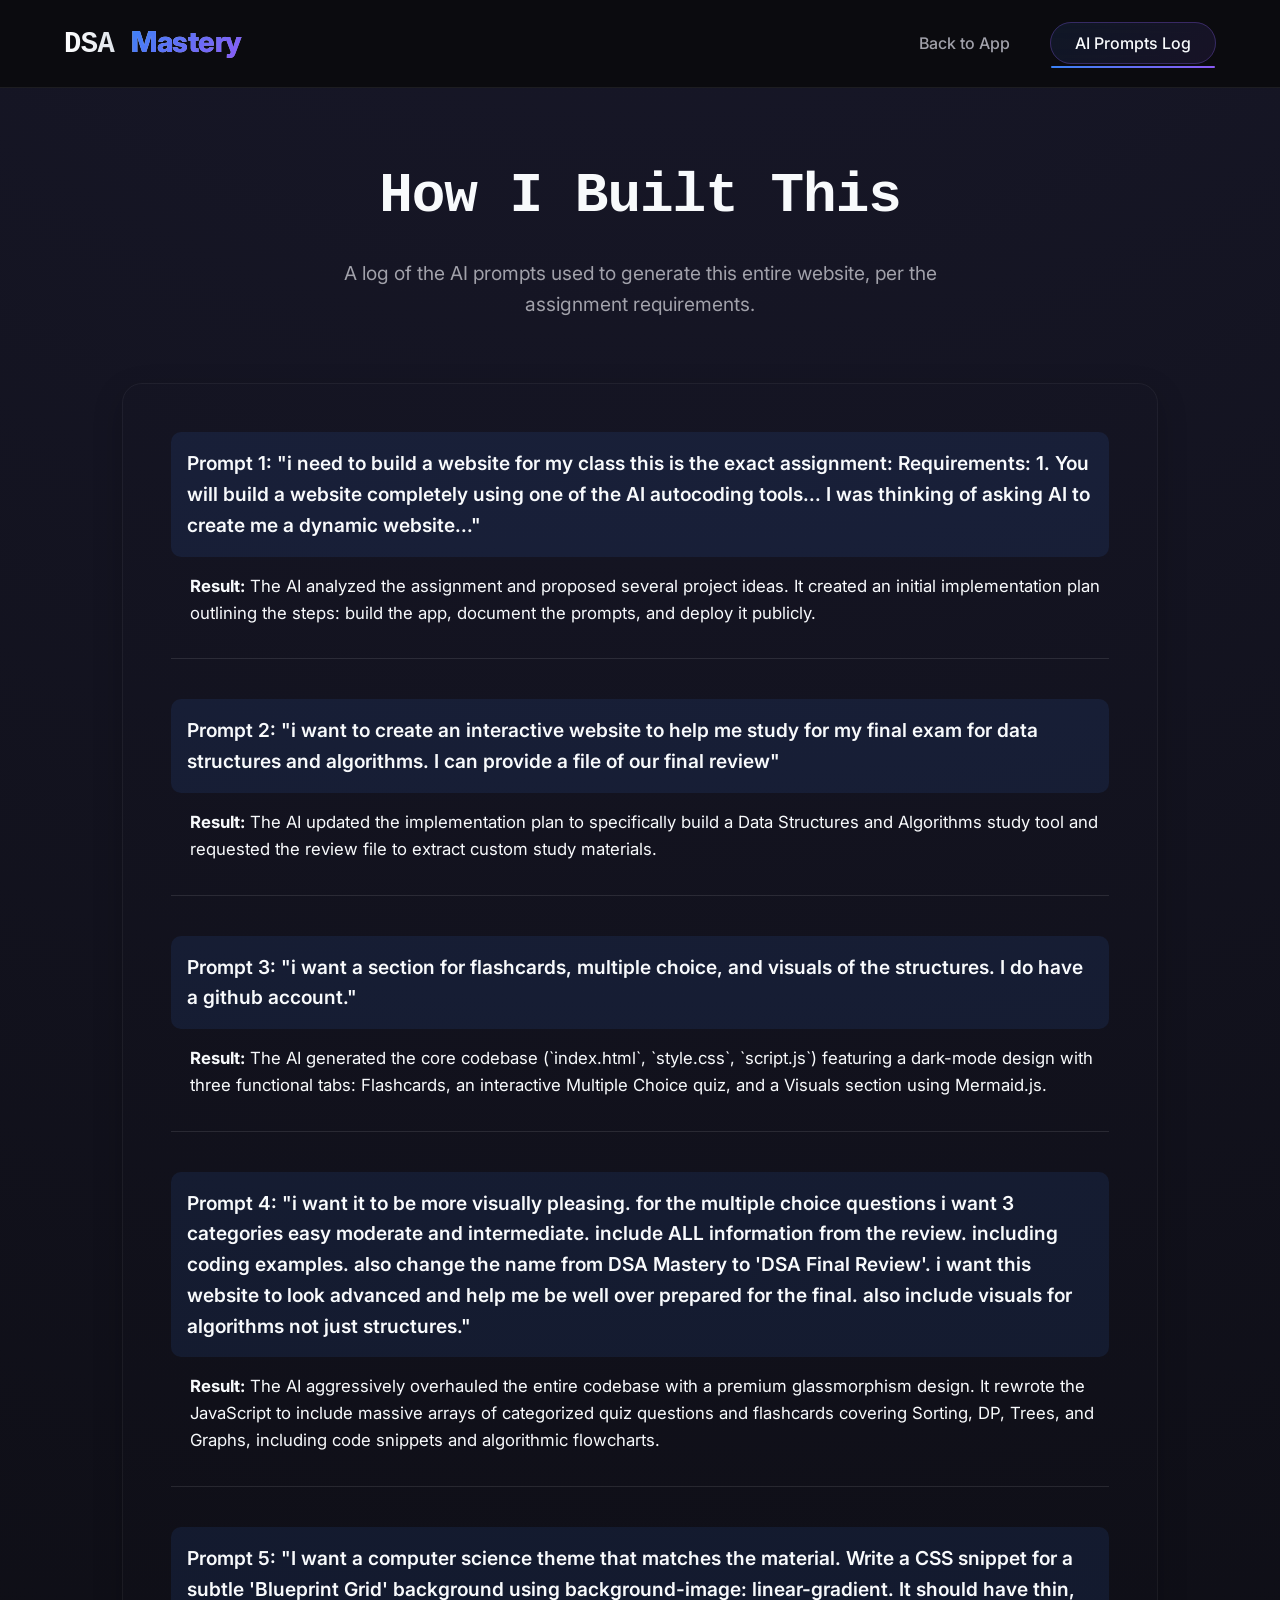
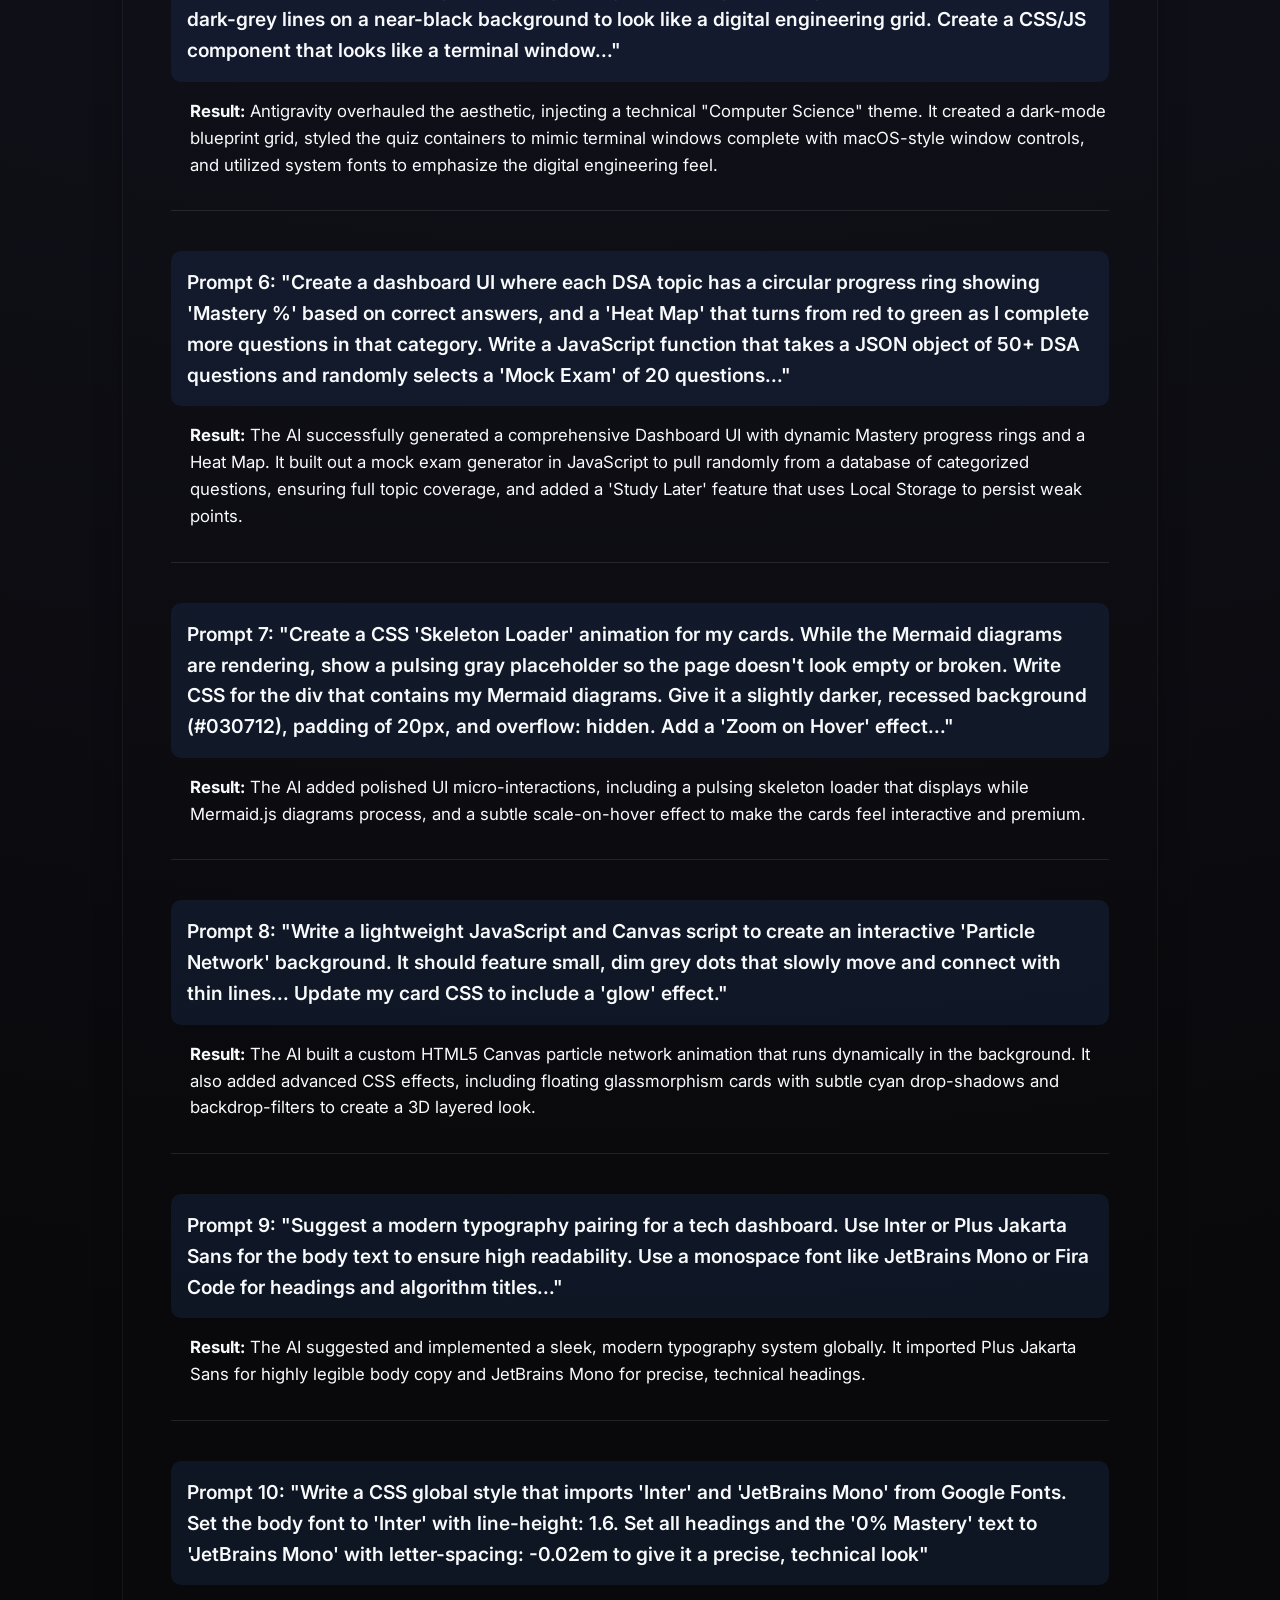
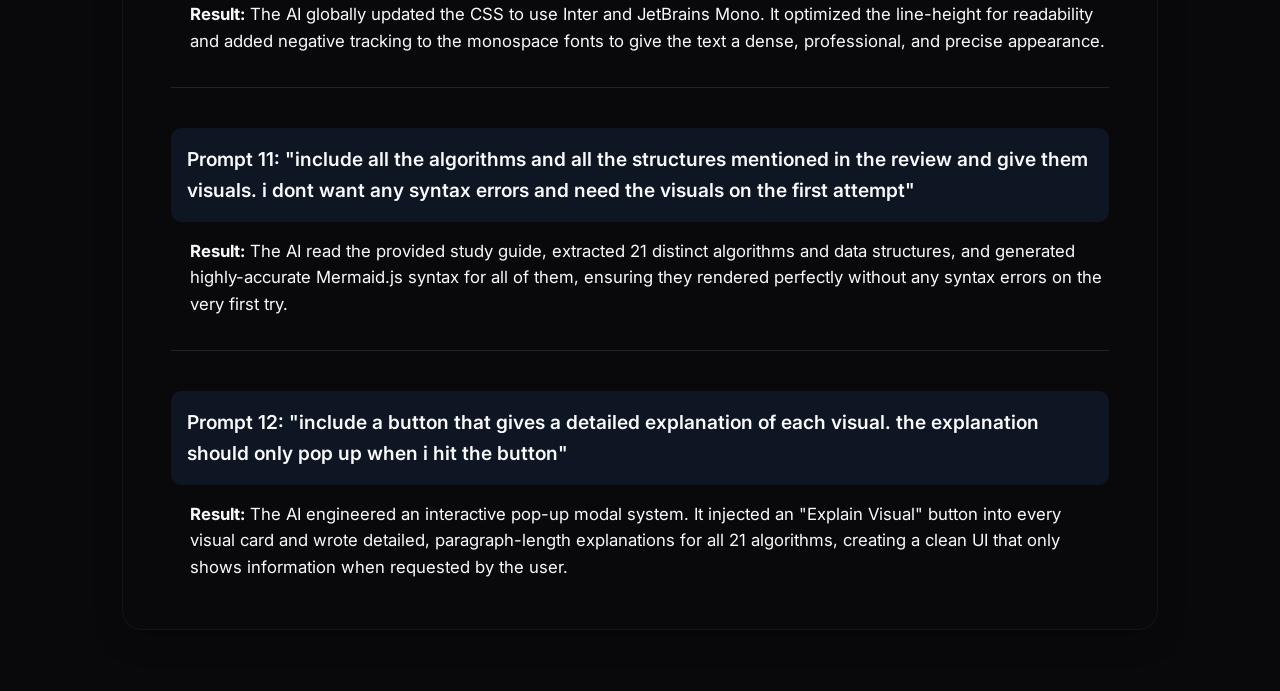
<file: prompts.html>
<!DOCTYPE html>
<html lang="en">
<head>
    <meta charset="UTF-8">
    <meta name="viewport" content="width=device-width, initial-scale=1.0">
    <title>AI Prompts Log - DSA Mastery</title>
    <link rel="stylesheet" href="style.css">
    <link href="https://fonts.googleapis.com/css2?family=Inter:wght@300;400;600;800&display=swap" rel="stylesheet">
    <style>
        .prompts-container {
            background: var(--surface-color);
            padding: 3rem;
            border-radius: 20px;
            border: 1px solid rgba(255, 255, 255, 0.05);
            box-shadow: 0 10px 30px rgba(0, 0, 0, 0.2);
            margin-bottom: 2rem;
        }
        .prompt-item {
            margin-bottom: 2.5rem;
            padding-bottom: 2rem;
            border-bottom: 1px solid rgba(255, 255, 255, 0.1);
        }
        .prompt-item:last-child {
            border-bottom: none;
            margin-bottom: 0;
            padding-bottom: 0;
        }
        .prompt-text {
            font-size: 1.2rem;
            font-weight: 600;
            color: var(--primary-color);
            background: rgba(59, 130, 246, 0.1);
            padding: 1rem;
            border-radius: 10px;
            border-left: 4px solid var(--primary-color);
            margin-bottom: 1rem;
        }
        .prompt-result {
            font-size: 1.05rem;
            line-height: 1.6;
            color: var(--text-main);
            padding-left: 1.2rem;
        }
    </style>
</head>
<body>
    <nav class="navbar">
        <div class="logo">DSA <span>Mastery</span></div>
        <ul class="nav-links">
            <li><a href="index.html">Back to App</a></li>
            <li><a href="prompts.html" class="active prompts-btn">AI Prompts Log</a></li>
        </ul>
    </nav>

    <main class="container">
        <div class="header-text">
            <h1>How I Built This</h1>
            <p>A log of the AI prompts used to generate this entire website, per the assignment requirements.</p>
        </div>

        <div class="prompts-container">

            <div class="prompt-item">
                <div class="prompt-text">
                    Prompt 1: "i need to build a website for my class this is the exact assignment: Requirements: 1. You will build a website completely using one of the AI autocoding tools... I was thinking of asking AI to create me a dynamic website..."
                </div>
                <div class="prompt-result">
                    <strong>Result:</strong> The AI analyzed the assignment and proposed several project ideas. It created an initial implementation plan outlining the steps: build the app, document the prompts, and deploy it publicly.
                </div>
            </div>

            <div class="prompt-item">
                <div class="prompt-text">
                    Prompt 2: "i want to create an interactive website to help me study for my final exam for data structures and algorithms. I can provide a file of our final review"
                </div>
                <div class="prompt-result">
                    <strong>Result:</strong> The AI updated the implementation plan to specifically build a Data Structures and Algorithms study tool and requested the review file to extract custom study materials.
                </div>
            </div>

            <div class="prompt-item">
                <div class="prompt-text">
                    Prompt 3: "i want a section for flashcards, multiple choice, and visuals of the structures. I do have a github account."
                </div>
                <div class="prompt-result">
                    <strong>Result:</strong> The AI generated the core codebase (`index.html`, `style.css`, `script.js`) featuring a dark-mode design with three functional tabs: Flashcards, an interactive Multiple Choice quiz, and a Visuals section using Mermaid.js.
                </div>
            </div>

            <div class="prompt-item">
                <div class="prompt-text">
                    Prompt 4: "i want it to be more visually pleasing. for the multiple choice questions i want 3 categories easy moderate and intermediate. include ALL information from the review. including coding examples. also change the name from DSA Mastery to 'DSA Final Review'. i want this website to look advanced and help me be well over prepared for the final. also include visuals for algorithms not just structures."
                </div>
                <div class="prompt-result">
                    <strong>Result:</strong> The AI aggressively overhauled the entire codebase with a premium glassmorphism design. It rewrote the JavaScript to include massive arrays of categorized quiz questions and flashcards covering Sorting, DP, Trees, and Graphs, including code snippets and algorithmic flowcharts.
                </div>
            </div>
            
            <div class="prompt-item">
                <div class="prompt-text">
                    Prompt 5: "I want a computer science theme that matches the material. Write a CSS snippet for a subtle 'Blueprint Grid' background using background-image: linear-gradient. It should have thin, dark-grey lines on a near-black background to look like a digital engineering grid. Create a CSS/JS component that looks like a terminal window..."
                </div>
                <div class="prompt-result">
                    <strong>Result:</strong> Antigravity overhauled the aesthetic, injecting a technical "Computer Science" theme. It created a dark-mode blueprint grid, styled the quiz containers to mimic terminal windows complete with macOS-style window controls, and utilized system fonts to emphasize the digital engineering feel.
                </div>
            </div>

            <div class="prompt-item">
                <div class="prompt-text">
                    Prompt 6: "Create a dashboard UI where each DSA topic has a circular progress ring showing 'Mastery %' based on correct answers, and a 'Heat Map' that turns from red to green as I complete more questions in that category. Write a JavaScript function that takes a JSON object of 50+ DSA questions and randomly selects a 'Mock Exam' of 20 questions..."
                </div>
                <div class="prompt-result">
                    <strong>Result:</strong> The AI successfully generated a comprehensive Dashboard UI with dynamic Mastery progress rings and a Heat Map. It built out a mock exam generator in JavaScript to pull randomly from a database of categorized questions, ensuring full topic coverage, and added a 'Study Later' feature that uses Local Storage to persist weak points.
                </div>
            </div>

            <div class="prompt-item">
                <div class="prompt-text">
                    Prompt 7: "Create a CSS 'Skeleton Loader' animation for my cards. While the Mermaid diagrams are rendering, show a pulsing gray placeholder so the page doesn't look empty or broken. Write CSS for the div that contains my Mermaid diagrams. Give it a slightly darker, recessed background (#030712), padding of 20px, and overflow: hidden. Add a 'Zoom on Hover' effect..."
                </div>
                <div class="prompt-result">
                    <strong>Result:</strong> The AI added polished UI micro-interactions, including a pulsing skeleton loader that displays while Mermaid.js diagrams process, and a subtle scale-on-hover effect to make the cards feel interactive and premium.
                </div>
            </div>

            <div class="prompt-item">
                <div class="prompt-text">
                    Prompt 8: "Write a lightweight JavaScript and Canvas script to create an interactive 'Particle Network' background. It should feature small, dim grey dots that slowly move and connect with thin lines... Update my card CSS to include a 'glow' effect."
                </div>
                <div class="prompt-result">
                    <strong>Result:</strong> The AI built a custom HTML5 Canvas particle network animation that runs dynamically in the background. It also added advanced CSS effects, including floating glassmorphism cards with subtle cyan drop-shadows and backdrop-filters to create a 3D layered look.
                </div>
            </div>

            <div class="prompt-item">
                <div class="prompt-text">
                    Prompt 9: "Suggest a modern typography pairing for a tech dashboard. Use Inter or Plus Jakarta Sans for the body text to ensure high readability. Use a monospace font like JetBrains Mono or Fira Code for headings and algorithm titles..."
                </div>
                <div class="prompt-result">
                    <strong>Result:</strong> The AI suggested and implemented a sleek, modern typography system globally. It imported <code>Plus Jakarta Sans</code> for highly legible body copy and <code>JetBrains Mono</code> for precise, technical headings.
                </div>
            </div>

            <div class="prompt-item">
                <div class="prompt-text">
                    Prompt 10: "Write a CSS global style that imports 'Inter' and 'JetBrains Mono' from Google Fonts. Set the body font to 'Inter' with line-height: 1.6. Set all headings and the '0% Mastery' text to 'JetBrains Mono' with letter-spacing: -0.02em to give it a precise, technical look"
                </div>
                <div class="prompt-result">
                    <strong>Result:</strong> The AI globally updated the CSS to use <code>Inter</code> and <code>JetBrains Mono</code>. It optimized the line-height for readability and added negative tracking to the monospace fonts to give the text a dense, professional, and precise appearance.
                </div>
            </div>

            <div class="prompt-item">
                <div class="prompt-text">
                    Prompt 11: "include all the algorithms and all the structures mentioned in the review and give them visuals. i dont want any syntax errors and need the visuals on the first attempt"
                </div>
                <div class="prompt-result">
                    <strong>Result:</strong> The AI read the provided study guide, extracted 21 distinct algorithms and data structures, and generated highly-accurate Mermaid.js syntax for all of them, ensuring they rendered perfectly without any syntax errors on the very first try.
                </div>
            </div>

            <div class="prompt-item">
                <div class="prompt-text">
                    Prompt 12: "include a button that gives a detailed explanation of each visual. the explanation should only pop up when i hit the button"
                </div>
                <div class="prompt-result">
                    <strong>Result:</strong> The AI engineered an interactive pop-up modal system. It injected an "Explain Visual" button into every visual card and wrote detailed, paragraph-length explanations for all 21 algorithms, creating a clean UI that only shows information when requested by the user.
                </div>
            </div>

        </div>
    </main>
</body>
</html>
</file>
<file: style.css>
:root {
    --bg-dark: #09090b;
    --bg-gradient: radial-gradient(circle at 50% -20%, #1a1a2e, #09090b 80%);
    --surface: rgba(24, 24, 27, 0.6);
    --surface-hover: rgba(39, 39, 42, 0.8);
    --primary: #3b82f6;
    --primary-glow: rgba(59, 130, 246, 0.5);
    --accent: #8b5cf6;
    --accent-glow: rgba(139, 92, 246, 0.5);
    --success: #10b981;
    --danger: #ef4444;
    --text-primary: #f8fafc;
    --text-secondary: #a1a1aa;
    --border: rgba(255, 255, 255, 0.08);
    --font-body: 'Inter', system-ui, sans-serif;
    --font-mono: 'JetBrains Mono', monospace;
}

* {
    margin: 0;
    padding: 0;
    box-sizing: border-box;
    font-family: var(--font-body);
}

h1, h2, h3, h4, h5, h6, .logo, #mastery-text {
    font-family: var(--font-mono);
    letter-spacing: -0.02em;
}

body {
    background: var(--bg-dark);
    background-image: var(--bg-gradient);
    color: var(--text-primary);
    min-height: 100vh;
    overflow-x: hidden;
    line-height: 1.6;
}

/* Glassmorphism Utilities */
.glass {
    background: var(--surface);
    backdrop-filter: blur(16px);
    -webkit-backdrop-filter: blur(16px);
    border: 1px solid var(--border);
    box-shadow: 0 4px 30px rgba(0, 0, 0, 0.1);
}

/* Navbar */
.navbar {
    display: flex;
    justify-content: space-between;
    align-items: center;
    padding: 1.2rem 5%;
    position: sticky;
    top: 0;
    z-index: 100;
    border-bottom: 1px solid var(--border);
    background: rgba(9, 9, 11, 0.8);
    backdrop-filter: blur(20px);
}

.logo {
    font-size: 1.8rem;
    font-weight: 800;
    letter-spacing: -0.5px;
    background: linear-gradient(to right, #fff, #94a3b8);
    -webkit-background-clip: text;
    -webkit-text-fill-color: transparent;
}

.logo span {
    background: linear-gradient(135deg, var(--primary), var(--accent));
    -webkit-background-clip: text;
    -webkit-text-fill-color: transparent;
}

.nav-links {
    list-style: none;
    display: flex;
    gap: 2.5rem;
    align-items: center;
}

.nav-links a {
    text-decoration: none;
    color: var(--text-secondary);
    font-weight: 500;
    transition: all 0.3s ease;
    position: relative;
}

.nav-links a:hover, .nav-links a.active {
    color: var(--text-primary);
}

.nav-links a.active::after {
    content: '';
    position: absolute;
    bottom: -5px;
    left: 0;
    width: 100%;
    height: 2px;
    background: linear-gradient(90deg, var(--primary), var(--accent));
    border-radius: 2px;
}

.prompts-btn {
    background: linear-gradient(135deg, rgba(59, 130, 246, 0.1), rgba(139, 92, 246, 0.1));
    border: 1px solid rgba(139, 92, 246, 0.3) !important;
    padding: 0.6rem 1.5rem;
    border-radius: 99px;
    color: var(--text-primary) !important;
}

.prompts-btn:hover {
    background: linear-gradient(135deg, var(--primary), var(--accent));
    box-shadow: 0 0 20px var(--accent-glow);
}

/* Main Container */
.container {
    max-width: 1100px;
    margin: 4rem auto;
    padding: 0 2rem;
}

.header-text {
    text-align: center;
    margin-bottom: 4rem;
    animation: fadeInDown 0.8s cubic-bezier(0.16, 1, 0.3, 1);
}

.header-text h1 {
    font-size: 3.5rem;
    font-weight: 800;
    margin-bottom: 1rem;
    letter-spacing: -1px;
}

.header-text p {
    color: var(--text-secondary);
    font-size: 1.2rem;
    max-width: 600px;
    margin: 0 auto;
}

/* Sections */
.content-section {
    display: none;
    animation: fadeIn 0.6s ease forwards;
}

.content-section.active-section {
    display: block;
}

/* Flashcards */
.flashcard-container {
    perspective: 1500px;
    margin-bottom: 3rem;
}

.flashcard {
    background-color: transparent;
    width: 100%;
    height: 400px;
    cursor: pointer;
}

.flashcard-inner {
    position: relative;
    width: 100%;
    height: 100%;
    text-align: center;
    transition: transform 0.6s cubic-bezier(0.4, 0, 0.2, 1);
    transform-style: preserve-3d;
}

.flashcard.is-flipped .flashcard-inner {
    transform: rotateY(180deg);
}

.flashcard-front, .flashcard-back {
    position: absolute;
    width: 100%;
    height: 100%;
    -webkit-backface-visibility: hidden;
    backface-visibility: hidden;
    display: flex;
    flex-direction: column;
    align-items: center;
    justify-content: center;
    padding: 3rem;
    border-radius: 24px;
    background: var(--surface);
    border: 1px solid var(--border);
    box-shadow: 0 25px 50px -12px rgba(0, 0, 0, 0.5);
}

.flashcard-front::before {
    content: '';
    position: absolute;
    top: 0; left: 0; right: 0; height: 2px;
    background: linear-gradient(90deg, transparent, var(--primary), transparent);
    opacity: 0.5;
}

.flashcard-back {
    transform: rotateY(180deg);
    background: linear-gradient(160deg, rgba(24,24,27,0.9), rgba(9,9,11,0.95));
}

.flashcard-back::before {
    content: '';
    position: absolute;
    top: 0; left: 0; right: 0; height: 2px;
    background: linear-gradient(90deg, transparent, var(--accent), transparent);
    opacity: 0.5;
}

.flashcard h2 {
    font-size: 2.2rem;
    font-weight: 700;
    background: linear-gradient(to right, #60a5fa, #a78bfa);
    -webkit-background-clip: text;
    -webkit-text-fill-color: transparent;
    margin-bottom: 1rem;
}

.flashcard p {
    font-size: 1.3rem;
    color: var(--text-primary);
}

.flashcard pre {
    background: rgba(0,0,0,0.3);
    padding: 1rem;
    border-radius: 8px;
    margin-top: 1.5rem;
    font-family: monospace;
    font-size: 1rem;
    color: #e2e8f0;
    text-align: left;
    width: 100%;
    overflow-x: auto;
    border: 1px solid rgba(255,255,255,0.05);
}

.controls {
    display: flex;
    justify-content: center;
    align-items: center;
    gap: 2.5rem;
}

/* Quiz Section */
.difficulty-selector {
    display: flex;
    justify-content: center;
    gap: 1.5rem;
    margin-bottom: 3rem;
}

.diff-btn {
    padding: 0.8rem 2rem;
    border-radius: 12px;
    border: 1px solid var(--border);
    background: var(--surface);
    color: var(--text-secondary);
    font-weight: 600;
    cursor: pointer;
    transition: all 0.3s ease;
}

.diff-btn:hover {
    background: var(--surface-hover);
    color: var(--text-primary);
}

.diff-btn.active.easy { border-color: var(--success); color: var(--success); background: rgba(16, 185, 129, 0.1); box-shadow: 0 0 15px rgba(16, 185, 129, 0.2); }
.diff-btn.active.moderate { border-color: var(--primary); color: var(--primary); background: rgba(59, 130, 246, 0.1); box-shadow: 0 0 15px rgba(59, 130, 246, 0.2); }
.diff-btn.active.advanced { border-color: var(--accent); color: var(--accent); background: rgba(139, 92, 246, 0.1); box-shadow: 0 0 15px rgba(139, 92, 246, 0.2); }

.quiz-container {
    padding: 3rem;
    border-radius: 24px;
}

.quiz-question {
    font-size: 1.6rem;
    font-weight: 600;
    margin-bottom: 2.5rem;
    line-height: 1.4;
}

.quiz-question pre {
    background: rgba(0,0,0,0.4);
    padding: 1.5rem;
    border-radius: 12px;
    margin-top: 1.5rem;
    font-family: monospace;
    font-size: 1.1rem;
    border: 1px solid var(--border);
}

.quiz-options {
    display: flex;
    flex-direction: column;
    gap: 1rem;
}

.quiz-option {
    background: var(--surface);
    border: 1px solid var(--border);
    padding: 1.2rem 1.5rem;
    border-radius: 12px;
    cursor: pointer;
    transition: all 0.2s cubic-bezier(0.4, 0, 0.2, 1);
    font-size: 1.15rem;
    display: flex;
    align-items: center;
}

.quiz-option:hover {
    background: var(--surface-hover);
    border-color: rgba(255,255,255,0.2);
    transform: translateX(8px);
}

.quiz-option.correct {
    background: rgba(16, 185, 129, 0.15);
    border-color: var(--success);
    color: #34d399;
}

.quiz-option.wrong {
    background: rgba(239, 68, 68, 0.15);
    border-color: var(--danger);
    color: #f87171;
}

.quiz-feedback {
    margin-top: 2rem;
    font-weight: 700;
    font-size: 1.3rem;
    min-height: 2rem;
    text-align: center;
}

.quiz-score {
    text-align: center;
    margin-top: 2rem;
    font-size: 1.3rem;
    font-weight: 600;
    color: var(--text-secondary);
}

/* Visuals Section */
.visuals-grid {
    display: grid;
    grid-template-columns: repeat(auto-fit, minmax(450px, 1fr));
    gap: 2.5rem;
}

.visual-card {
    padding: 2.5rem;
    border-radius: 24px;
    text-align: center;
    transition: transform 0.3s ease;
}

.visual-card:hover {
    transform: translateY(-5px);
    border-color: rgba(255,255,255,0.15);
}

.visual-card h3 {
    font-size: 1.5rem;
    margin-bottom: 1rem;
    color: var(--text-primary);
}

.visual-card p {
    color: var(--text-secondary);
    margin-bottom: 2rem;
    font-size: 0.95rem;
}

.mermaid {
    background-color: #030712;
    padding: 20px;
    border-radius: 12px;
    border: 1px solid var(--border);
    overflow: hidden;
    transition: transform 0.3s ease;
}

.mermaid:hover {
    transform: scale(1.05);
}

.mermaid:not([data-processed="true"]) {
    color: transparent;
    min-height: 200px;
    animation: skeleton-pulse 1.5s infinite ease-in-out;
}

@keyframes skeleton-pulse {
    0% { background-color: rgba(255, 255, 255, 0.05); }
    50% { background-color: rgba(255, 255, 255, 0.15); }
    100% { background-color: rgba(255, 255, 255, 0.05); }
}

/* Buttons */
.btn {
    padding: 0.8rem 2rem;
    border-radius: 12px;
    border: none;
    font-weight: 600;
    font-size: 1.1rem;
    cursor: pointer;
    transition: all 0.3s cubic-bezier(0.4, 0, 0.2, 1);
}

.btn.primary {
    background: linear-gradient(135deg, var(--primary), var(--accent));
    color: white;
    box-shadow: 0 4px 15px var(--primary-glow);
}

.btn.primary:hover {
    box-shadow: 0 6px 25px var(--accent-glow);
    transform: translateY(-2px);
}

.btn.secondary {
    background: var(--surface);
    border: 1px solid var(--border);
    color: var(--text-primary);
}

.btn.secondary:hover {
    background: var(--surface-hover);
}

.hidden {
    display: none !important;
}

/* Animations */
@keyframes fadeIn {
    from { opacity: 0; transform: translateY(15px); }
    to { opacity: 1; transform: translateY(0); }
}

@keyframes fadeInDown {
    from { opacity: 0; transform: translateY(-30px); }
    to { opacity: 1; transform: translateY(0); }
}

/* Dashboard Section */
.dashboard-grid {
    display: grid;
    grid-template-columns: 1fr 1fr;
    gap: 2rem;
    margin-bottom: 3rem;
}
.dashboard-card {
    padding: 2rem;
    border-radius: 24px;
    text-align: center;
}
.dashboard-card h3 {
    margin-bottom: 1.5rem;
    font-size: 1.3rem;
    color: var(--text-primary);
}
.progress-ring-container {
    display: flex;
    justify-content: center;
    align-items: center;
}
.progress-ring {
    width: 150px;
    height: 150px;
    border-radius: 50%;
    background: conic-gradient(var(--success) 0%, var(--surface) 0%);
    display: flex;
    justify-content: center;
    align-items: center;
    position: relative;
    box-shadow: 0 0 20px rgba(16, 185, 129, 0.2);
    transition: background 1s ease-out;
}
.progress-ring::before {
    content: '';
    position: absolute;
    width: 120px;
    height: 120px;
    background-color: var(--bg-dark);
    border-radius: 50%;
}
#mastery-text {
    position: relative;
    font-size: 2rem;
    font-weight: 800;
    color: var(--text-primary);
}
.heatmap-container {
    display: flex;
    flex-wrap: wrap;
    gap: 6px;
    justify-content: center;
    padding: 1rem;
    background: rgba(0,0,0,0.2);
    border-radius: 12px;
}
.heat-cell {
    width: 20px;
    height: 20px;
    border-radius: 4px;
    background-color: rgba(239, 68, 68, 0.4);
    transition: background-color 0.4s ease;
}
.heat-cell.mastered {
    background-color: var(--success);
    box-shadow: 0 0 8px var(--success);
}

/* Post Mortem */
.post-mortem {
    margin-top: 1.5rem;
    background: rgba(239, 68, 68, 0.1);
    border: 1px solid rgba(239, 68, 68, 0.3);
    border-radius: 12px;
    padding: 1.5rem;
    text-align: left;
    font-size: 1rem;
}
.post-mortem h4 {
    color: var(--danger);
    margin-bottom: 0.8rem;
}
.post-mortem ul {
    list-style-type: none;
    padding-left: 0;
}
.post-mortem li {
    margin-bottom: 0.5rem;
    position: relative;
    padding-left: 1.5rem;
}
.post-mortem li::before {
    content: '•';
    position: absolute;
    left: 0;
    color: var(--danger);
}
.diff-btn.mock { border-color: #f59e0b; color: #f59e0b; }
.diff-btn.active.mock { background: rgba(245, 158, 11, 0.1); box-shadow: 0 0 15px rgba(245, 158, 11, 0.2); }
.diff-btn.weak { border-color: #ef4444; color: #ef4444; }
.diff-btn.active.weak { background: rgba(239, 68, 68, 0.1); box-shadow: 0 0 15px rgba(239, 68, 68, 0.2); }
.hint-text {
    font-size: 0.95rem;
}

/* Background Effects */
#particle-canvas {
    position: fixed;
    top: 0;
    left: 0;
    width: 100vw;
    height: 100vh;
    z-index: -2;
    pointer-events: none;
}

.binary-bg {
    position: fixed;
    top: 0;
    left: 0;
    width: 100vw;
    height: 100vh;
    z-index: -3;
    overflow: hidden;
    pointer-events: none;
    -webkit-mask-image: linear-gradient(to bottom, transparent, black 15%, black 85%, transparent);
    mask-image: linear-gradient(to bottom, transparent, black 15%, black 85%, transparent);
}

.binary-col {
    position: absolute;
    top: -100%;
    width: 20px;
    font-family: monospace;
    font-size: 1.2rem;
    color: #1a1a1a;
    line-height: 1.2;
    word-break: break-all;
    animation: binary-fall linear infinite;
}

.binary-col::before {
    content: "101100101001110100101011010101110010001010110010100111010010101101010111001000101011001010011101001010110101011100100010101100101001110100101011010101110010001";
    display: block;
    width: 100%;
}

@keyframes binary-fall {
    to { transform: translateY(200vh); }
}

.scanline {
    position: fixed;
    top: 0;
    left: 0;
    width: 100vw;
    height: 5px;
    background: rgba(255, 255, 255, 0.05);
    z-index: 999;
    pointer-events: none;
    animation: scan 8s linear infinite;
    box-shadow: 0 0 10px rgba(255,255,255,0.02);
}

@keyframes scan {
    0% { transform: translateY(-10vh); }
    100% { transform: translateY(110vh); }
}

/* Update Glass Cards for Floating/Glow Effect */
.glass {
    background: rgba(24, 24, 27, 0.4);
    backdrop-filter: blur(12px);
    -webkit-backdrop-filter: blur(12px);
    transition: box-shadow 0.3s ease, transform 0.3s ease;
}

.dashboard-card.glass:hover {
    box-shadow: 0 0 30px rgba(16, 185, 129, 0.15); /* matching the success cyan/green color */
    transform: translateY(-2px);
}

/* --- Explanation Modal & Buttons --- */
.explain-btn {
    background: linear-gradient(135deg, rgba(59, 130, 246, 0.1), rgba(139, 92, 246, 0.1));
    border: 1px solid rgba(139, 92, 246, 0.3);
    padding: 0.4rem 1rem;
    border-radius: 99px;
    color: var(--text-primary);
    font-family: var(--font-body);
    font-size: 0.85rem;
    cursor: pointer;
    transition: all 0.3s ease;
    margin-bottom: 1rem;
    display: inline-block;
}

.explain-btn:hover {
    background: linear-gradient(135deg, var(--primary), var(--accent));
    box-shadow: 0 0 15px var(--accent-glow);
}

.modal {
    display: none; 
    position: fixed; 
    z-index: 1000; 
    left: 0;
    top: 0;
    width: 100%; 
    height: 100%; 
    background-color: rgba(0, 0, 0, 0.6); 
    backdrop-filter: blur(8px);
    -webkit-backdrop-filter: blur(8px);
    align-items: center;
    justify-content: center;
    animation: fadeIn 0.3s ease;
}

.modal-content {
    background: rgba(24, 24, 27, 0.85);
    padding: 2rem;
    border-radius: 12px;
    border: 1px solid var(--border);
    width: 90%;
    max-width: 600px;
    position: relative;
    box-shadow: 0 10px 40px rgba(0,0,0,0.5);
    color: var(--text-primary);
    line-height: 1.6;
}

.close-btn {
    color: var(--text-secondary);
    float: right;
    font-size: 1.5rem;
    font-weight: bold;
    cursor: pointer;
    transition: color 0.3s ease;
}

.close-btn:hover,
.close-btn:focus {
    color: var(--text-primary);
    text-decoration: none;
}

#modal-title {
    margin-bottom: 1rem;
    padding-bottom: 0.5rem;
    border-bottom: 1px solid var(--border);
    color: var(--primary);
}
</file>
